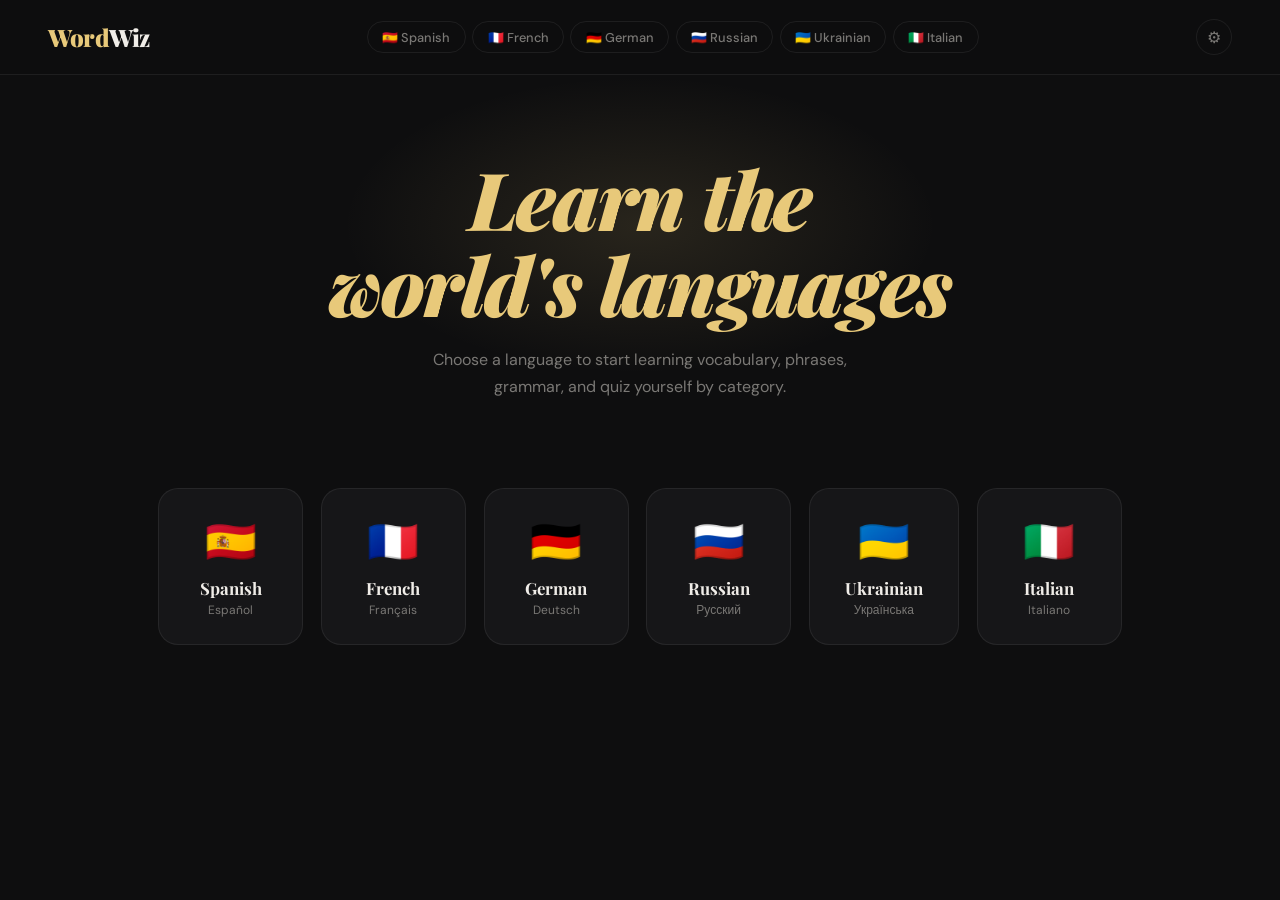
<file: index.html>
<!DOCTYPE html>
<html lang="en">

<head>
  <meta charset="UTF-8">
  <meta name="viewport" content="width=device-width, initial-scale=1.0">
  <title>WordWiz — Learn Languages</title>
  <link
    href="https://fonts.googleapis.com/css2?family=Playfair+Display:ital,wght@0,400;0,700;0,900;1,400;1,700&family=DM+Sans:wght@300;400;500;600&display=swap"
    rel="stylesheet">
  <link rel="stylesheet" href="main/stylesheet.css">
  <link rel="icon" href="main/images/brain-bulb.png">
</head>

<body>
  <style src="stylesheet.css"></style>
  <nav>
    <div class="logo"><span id="logoWord">Word</span><span id="logoWiz">Wiz</span></div>
    <div class="nav-langs" id="navLangs"></div>
    <button class="settings-btn" id="settingsBtn" title="Settings">⚙</button>
  </nav>

  <main>
    <section class="hero">
      <h1><em>Learn the<br>world's languages</em></h1>
      <p>Choose a language to start learning vocabulary, phrases, grammar, and quiz yourself by category.</p>
    </section>

    <div class="lang-picker" id="langPicker"></div>

    <div id="lesson-area">
      <div class="tabs">
        <button class="tab active" data-tab="vocab">Vocabulary</button>
        <button class="tab" data-tab="phrases">Phrases</button>
        <button class="tab" data-tab="grammar">Grammar</button>
        <button class="tab" data-tab="path">Learning Path</button>
        <button class="tab" data-tab="quiz">Quiz</button>
      </div>

      <div class="tab-panel active" id="tab-vocab">
        <div class="section-title" id="vocabTitle"></div>
        <div class="cat-filter" id="vocabCatFilter"></div>
        <div class="vocab-count" id="vocabCount"></div>
        <div class="vocab-grid" id="vocabGrid"></div>
        <p class="vocab-hint">💡 Click any card to reveal the English translation</p>
      </div>

      <div class="tab-panel" id="tab-phrases">
        <div class="section-title" id="phrasesTitle"></div>
        <div class="cat-filter" id="phrasesCatFilter"></div>
        <div class="phrases-list" id="phrasesList"></div>
      </div>

      <div class="tab-panel" id="tab-grammar">
        <div class="section-title" id="grammarTitle"></div>
        <div class="grammar-section" id="grammarSection"></div>
      </div>

      <div class="tab-panel" id="tab-path">
        <div class="section-title" id="pathTitle"></div>
        <div id="pathContent"></div>
      </div>

      <div class="tab-panel" id="tab-quiz">
        <div class="section-title" id="quizTitle"></div>
        <div class="quiz-setup" id="quizSetup">
          <div class="quiz-setup-label">Choose categories to quiz</div>
          <div class="quiz-cat-grid" id="quizCatGrid"></div>
          <div class="quiz-meta" id="quizMeta"></div>
          <button class="btn-start-quiz" id="btnStartQuiz" onclick="startQuiz()">Start Quiz →</button>
        </div>
        <div class="quiz-active" id="quizActive">
          <div class="quiz-wrap">
            <div class="quiz-header">
              <span class="quiz-progress-text" id="quizProgressText"></span>
              <span class="quiz-progress-text" id="quizScoreLive">Score: 0</span>
            </div>
            <div class="quiz-progress-bar">
              <div class="quiz-progress-fill" id="quizProgressFill" style="width:0%"></div>
            </div>
            <div class="quiz-question">
              <div class="quiz-prompt">Translate this word</div>
              <div class="quiz-category-badge" id="quizCatBadge"></div>
              <div class="quiz-word" id="quizWord"></div>
            </div>
            <div class="quiz-options" id="quizOptions"></div>
            <div class="quiz-feedback" id="quizFeedback"></div>
            <button class="btn-next" id="btnNext">Next →</button>
          </div>
        </div>
        <div class="quiz-result" id="quizResult">
          <div class="result-emoji" id="resultEmoji"></div>
          <div class="result-score" id="resultScore"></div>
          <div class="result-label" id="resultLabel"></div>
          <button class="btn-retry" onclick="backToSetup()">← Change Categories</button>
        </div>
      </div>
    </div>
  </main>

  <!-- Settings Panel -->
  <div class="settings-overlay" id="settingsOverlay">
    <div class="settings-panel" id="settingsPanel">
      <div class="settings-header">
        <div class="settings-title">⚙ Settings</div>
        <button class="settings-close" onclick="closeSettings()">✕</button>
      </div>

      <div class="settings-section">
        <div class="settings-section-label">Font Size</div>
        <div class="settings-slider-row">
          <span>A</span>
          <input type="range" class="settings-slider" id="fontSizeSlider" min="1" max="1.5" step="0.05" value="1">
          <span style="font-size:1.2rem">A</span>
        </div>
      </div>

      <div class="settings-section">
        <div class="settings-section-label">Body Font</div>
        <div class="settings-chips" id="fontChips">
          <button class="settings-chip active" data-font="'DM Sans', sans-serif">DM Sans</button>
          <button class="settings-chip" data-font="'Inter', sans-serif">Inter</button>
          <button class="settings-chip" data-font="'Georgia', serif">Georgia</button>
          <button class="settings-chip" data-font="'Courier New', monospace">Mono</button>
          <button class="settings-chip" data-font="Jetbrains Mono, monospace">Jetbrains Mono</button>
          <button class="settings-chip" data-font="system-ui, sans-serif">System</button>
        </div>
      </div>

      <div class="settings-section">
        <div class="settings-section-label"> <em>Highlight Color</em> </div>
        <div class="settings-swatches" id="highlightSwatches">
          <div class="settings-swatch active" data-target="highlight" style="background:#f07d6a" data-color="#f07d6a">
          </div>
          <div class="settings-swatch" data-target="highlight" style="background:#c72626" data-color="#c72626"></div>
          <div class="settings-swatch" data-target="highlight" style="background:#d97415" data-color="#d97415"></div>
          <div class="settings-swatch" data-target="highlight" style="background:#e8c97a" data-color="#e8c97a"></div>
          <div class="settings-swatch" data-target="highlight" style="background:#6fcf97" data-color="#6fcf97"></div>
          <div class="settings-swatch" data-target="highlight" style="background:#1dd269" data-color="#1dd269"></div>
          <div class="settings-swatch" data-target="highlight" style="background:#7ec8e3" data-color="#7ec8e3"></div>
          <div class="settings-swatch" data-target="highlight" style="background:#1993c0" data-color="#1993c0"></div>
          <div class="settings-swatch" data-target="highlight" style="background:#341da4" data-color="#341da4"></div>
          <div class="settings-swatch" data-target="highlight" style="background:#9b8ede" data-color="#9b8ede"></div>
          <div class="settings-swatch" data-target="highlight" style="background:#e3e3e3" data-color="#e3e3e3"></div>
          <div class="settings-swatch" data-target="highlight" style="background:#6b6b6b" data-color="#6b6b6b"></div>
        </div>
        <div class="settings-color-row">
          <label>Custom Color</label>
          <input type="color" class="settings-color-input" id="highlightColorPicker" value="#e8c97a">
        </div>
      </div>

      <div class="settings-section">
        <div class="settings-section-label"> <em>Accent Color</em> </div>
        <div class="settings-swatches" id="accentSwatches">
          <div class="settings-swatch active" data-target="accent" style="background:#f07d6a" data-color="#f07d6a">
          </div>
          <div class="settings-swatch" data-target="accent" style="background:#c72626" data-color="#c72626"></div>
          <div class="settings-swatch" data-target="accent" style="background:#d97415" data-color="#d97415"></div>
          <div class="settings-swatch" data-target="accent" style="background:#e8c97a" data-color="#e8c97a"></div>
          <div class="settings-swatch" data-target="accent" style="background:#6fcf97" data-color="#6fcf97"></div>
          <div class="settings-swatch" data-target="accent" style="background:#1dd269" data-color="#1dd269"></div>
          <div class="settings-swatch" data-target="accent" style="background:#7ec8e3" data-color="#7ec8e3"></div>
          <div class="settings-swatch" data-target="accent" style="background:#1993c0" data-color="#1993c0"></div>
          <div class="settings-swatch" data-target="accent" style="background:#341da4" data-color="#341da4"></div>
          <div class="settings-swatch" data-target="accent" style="background:#9b8ede" data-color="#9b8ede"></div>
          <div class="settings-swatch" data-target="accent" style="background:#e3e3e3" data-color="#e3e3e3"></div>
          <div class="settings-swatch" data-target="accent" style="background:#6b6b6b" data-color="#6b6b6b"></div>
        </div>
        <div class="settings-color-row">
          <label>Custom Color</label>
          <input type="color" class="settings-color-input" id="accentColorPicker" value="#e8c97a">
        </div>

        
        <p class="foot">Credit to FreePik for the favicon.</p>
      </div>

      <button class="settings-reset" onclick="resetSettings()">↺ Reset to defaults</button>
    </div>
  </div>

  <!-- Unit Quiz Overlay -->
  <div class="unit-quiz-overlay" id="unitQuizOverlay">
    <div class="unit-quiz-panel">
      <button class="uq-close" onclick="closeUnitQuiz()">✕</button>
      <div class="uq-header">
        <div class="uq-icon" id="uqIcon"></div>
        <div class="uq-title" id="uqTitle"></div>
        <div class="uq-subtitle" id="uqSubtitle"></div>
      </div>
      <div class="uq-progress-bar">
        <div class="uq-progress-fill" id="uqProgressFill" style="width:0%"></div>
      </div>

      <div id="uqQuestionArea">
        <div class="uq-q-label" id="uqQLabel"></div>
        <div class="uq-word" id="uqWord"></div>
        <div class="uq-options" id="uqOptions"></div>
        <div class="uq-feedback" id="uqFeedback"></div>
        <button class="uq-next" id="uqNext">Next →</button>
      </div>

      <div class="uq-result" id="uqResult">
        <div class="uq-result-emoji" id="uqResultEmoji"></div>
        <div class="uq-result-score" id="uqResultScore"></div>
        <div class="uq-result-msg" id="uqResultMsg"></div>
        <div class="uq-result-actions">
          <button class="uq-btn-pass" id="uqBtnPass" style="display:none">✓ Mark Complete</button>
          <button class="uq-btn-retry" onclick="retryUnitQuiz()">↩ Try Again</button>
        </div>
      </div>
    </div>
  </div>
  <div class="path-modal-overlay" id="pathModalOverlay">
    <div class="path-modal" id="pathModal">
      <button class="path-modal-close" onclick="closePathModal()">✕</button>
      <div class="path-modal-icon" id="pmIcon"></div>
      <div class="path-modal-title" id="pmTitle"></div>
      <div class="path-modal-section" id="pmSection"></div>
      <div class="path-modal-desc" id="pmDesc"></div>
      <div class="path-modal-skills" id="pmSkills"></div>
      <button class="path-modal-cta" id="pmCta"></button>
    </div>
  </div>
  <script src="main/app.js"></script>
  <!-- Languages Section #1, Has Learning Paths-->
  <script src="main/languages/spanish.js"></script>
  <script src="main/languages/french.js"></script>
  <script src="main/languages/german.js"></script>
  <!-- Languages Section #2 -->
  <script src="main/languages/russian.js"></script>
  <script src="main/languages/ukrainian.js"></script>
  <script src="main/languages/italian.js"></script>

  <script>
    document.addEventListener("DOMContentLoaded", () => {
      init();
    });
  </script>
</body>

</html>
</file>
<file: main/stylesheet.css>
:root {
    --bg: #0e0e0f;
    --surface: #161618;
    --surface2: #1e1e21;
    --border: rgba(255, 255, 255, 0.07);
    --text: #f0ede8;
    --muted: #7a7875;
    --accent: #e8c97a;
    --accent2: #c4a44e;
    /* themeable colors */
    --logo-color: #e8c97a;
    --hero-em-color: #e8c97a;
    --hero-glow: rgba(232, 201, 122, 0.10);
    /* font scale */
    --font-scale: 1;
    /* body font */
    --body-font: 'DM Sans', sans-serif;
}

* {
    margin: 0;
    padding: 0;
    box-sizing: border-box;
}

body {
    background: var(--bg);
    color: var(--text);
    font-family: var(--body-font);
    font-size: calc(1rem * var(--font-scale));
    min-height: 100vh;
    overflow-x: hidden;
}

.foot{
    text-align:center;
    color: var(--text);
}
/* ═══════════════════════════════════════════
       SETTINGS PANEL
    ═══════════════════════════════════════════ */
.settings-btn {
    background: transparent;
    border: 1px solid var(--border);
    color: var(--muted);
    width: 36px;
    height: 36px;
    border-radius: 50%;
    cursor: pointer;
    font-size: 1rem;
    display: flex;
    align-items: center;
    justify-content: center;
    flex-shrink: 0;
    transition: all 0.2s;
}

.settings-btn:hover {
    border-color: var(--accent);
    color: var(--accent);
}

.settings-overlay {
    display: none;
    position: fixed;
    inset: 0;
    background: rgba(0, 0, 0, 0.6);
    backdrop-filter: blur(8px);
    z-index: 600;
    align-items: flex-start;
    justify-content: flex-end;
    padding: 4.5rem 1.5rem 0;
}

.settings-overlay.open {
    display: flex;
}

.settings-panel {
    background: var(--surface);
    border: 1px solid rgba(255, 255, 255, 0.1);
    border-radius: 20px;
    width: 640px;
    max-height: calc(100vh - 6rem);
    overflow-y: auto;
    padding: 1.6rem;
    animation: fadeUp 0.22s ease both;
}

.settings-header {
    display: flex;
    align-items: center;
    justify-content: space-between;
    margin-bottom: 1.6rem;
}

.settings-title {
    font-family: 'Playfair Display', serif;
    font-size: 1.15rem;
    font-weight: 700;
}

.settings-close {
    background: var(--surface2);
    border: 1px solid var(--border);
    color: var(--muted);
    width: 28px;
    height: 28px;
    border-radius: 50%;
    cursor: pointer;
    font-size: 0.85rem;
    display: flex;
    align-items: center;
    justify-content: center;
    transition: all 0.18s;
}

.settings-close:hover {
    color: var(--text);
}

.settings-section {
    margin-bottom: 1.5rem;
}

.settings-section-label {
    font-size: 0.68rem;
    font-weight: 700;
    letter-spacing: 0.14em;
    text-transform: uppercase;
    color: var(--muted);
    margin-bottom: 0.8rem;
}

/* font size slider */
.settings-slider-row {
    display: flex;
    align-items: center;
    gap: 0.8rem;
}

.settings-slider-row span {
    font-size: 0.78rem;
    color: var(--muted);
    min-width: 28px;
}

.settings-slider {
    flex: 1;
    -webkit-appearance: none;
    appearance: none;
    height: 4px;
    background: var(--surface2);
    border-radius: 2px;
    outline: none;
    cursor: pointer;
}

.settings-slider::-webkit-slider-thumb {
    -webkit-appearance: none;
    width: 16px;
    height: 16px;
    border-radius: 50%;
    background: var(--accent);
    cursor: pointer;
    border: 2px solid var(--bg);
}

/* font style chips */
.settings-chips {
    display: flex;
    flex-wrap: wrap;
    gap: 0.4rem;
}

.settings-chip {
    background: var(--surface2);
    border: 1px solid var(--border);
    color: var(--muted);
    font-family: var(--body-font);
    font-size: 0.78rem;
    padding: 0.35rem 0.8rem;
    border-radius: 100px;
    cursor: pointer;
    transition: all 0.18s;
}

.settings-chip:hover {
    color: var(--text);
    border-color: rgba(255, 255, 255, 0.2);
}

.settings-chip.active {
    border-color: var(--accent);
    color: var(--accent);
    background: rgba(232, 201, 122, 0.08);
}

/* color swatches */
.settings-swatches {
    display: flex;
    flex-wrap: wrap;
    gap: 0.5rem;
}

.settings-swatch {
    width: 28px;
    height: 28px;
    border-radius: 50%;
    cursor: pointer;
    border: 2px solid transparent;
    transition: transform 0.15s, border-color 0.15s;
    flex-shrink: 0;
}

.settings-swatch:hover {
    transform: scale(1.15);
}

.settings-swatch.active {
    border-color: white;
}

/* color input row */
.settings-color-row {
    display: flex;
    align-items: center;
    gap: 0.6rem;
    margin-top: 0.5rem;
}

.settings-color-row label {
    font-size: 0.78rem;
    color: var(--muted);
    flex: 1;
}

.settings-color-input {
    width: 32px;
    height: 32px;
    border-radius: 8px;
    border: 1px solid var(--border);
    padding: 0;
    cursor: pointer;
    background: none;
}

.settings-reset {
    width: 100%;
    background: transparent;
    border: 1px solid var(--border);
    color: var(--muted);
    font-family: var(--body-font);
    font-size: 0.82rem;
    font-weight: 600;
    padding: 0.6rem;
    border-radius: 10px;
    cursor: pointer;
    transition: all 0.18s;
    margin-top: 0.5rem;
}

.settings-reset:hover {
    border-color: rgba(255, 255, 255, 0.2);
    color: var(--text);
}

/* ═══════════════════════════════════════════
       UNIT QUIZ (path node quiz)
    ═══════════════════════════════════════════ */
.unit-quiz-overlay {
    display: none;
    position: fixed;
    inset: 0;
    background: rgba(0, 0, 0, 0.75);
    backdrop-filter: blur(8px);
    z-index: 550;
    align-items: center;
    justify-content: center;
    padding: 1.5rem;
}

.unit-quiz-overlay.open {
    display: flex;
}

.unit-quiz-panel {
    background: var(--surface);
    border: 1px solid rgba(232, 201, 122, 0.2);
    border-radius: 24px;
    width: 100%;
    max-width: 500px;
    max-height: 90vh;
    overflow-y: auto;
    padding: 2rem;
    position: relative;
    animation: fadeUp 0.25s ease both;
}

.uq-close {
    position: absolute;
    top: 1rem;
    right: 1rem;
    background: var(--surface2);
    border: 1px solid var(--border);
    color: var(--muted);
    width: 32px;
    height: 32px;
    border-radius: 50%;
    cursor: pointer;
    font-size: calc(1rem * var(--font-scale));
    display: flex;
    align-items: center;
    justify-content: center;
    transition: all 0.18s;
}

.uq-close:hover {
    color: var(--text);
}

.uq-header {
    text-align: center;
    margin-bottom: 1.6rem;
}

.uq-icon {
    font-size: calc(2.2rem * var(--font-scale));
    margin-bottom: 0.4rem;
}

.uq-title {
    font-family: 'Playfair Display', serif;
    font-size: calc(1.3rem * var(--font-scale));
    font-weight: 700;
    margin-bottom: 0.2rem;
}

.uq-subtitle {
    font-size: calc(0.8rem * var(--font-scale));
    color: var(--muted);
}

.uq-progress-bar {
    height: 5px;
    background: var(--surface2);
    border-radius: 3px;
    margin-bottom: 1.6rem;
    overflow: hidden;
}

.uq-progress-fill {
    height: 100%;
    background: linear-gradient(90deg, var(--accent2), var(--accent));
    border-radius: 3px;
    transition: width 0.3s ease;
}

.uq-q-label {
    font-size: calc(0.72rem * var(--font-scale));
    font-weight: 600;
    letter-spacing: 0.1em;
    text-transform: uppercase;
    color: var(--muted);
    margin-bottom: 0.5rem;
}

.uq-word {
    font-family: 'Playfair Display', serif;
    font-size: calc(2rem * var(--font-scale));
    font-weight: 700;
    margin-bottom: 1.2rem;
    text-align: center;
}

.uq-options {
    display: grid;
    grid-template-columns: 1fr 1fr;
    gap: 0.65rem;
    margin-bottom: 1rem;
}

.uq-opt {
    background: var(--surface2);
    border: 1px solid var(--border);
    color: var(--text);
    font-family: var(--body-font);
    font-size: calc(0.88rem * var(--font-scale));
    font-weight: 500;
    padding: 0.85rem 1rem;
    border-radius: 12px;
    cursor: pointer;
    transition: all 0.15s;
    text-align: left;
}

.uq-opt:hover:not(:disabled) {
    border-color: rgba(232, 201, 122, 0.4);
    background: var(--surface);
}

.uq-opt.correct {
    border-color: #6fcf97;
    background: rgba(111, 207, 151, 0.12);
    color: #6fcf97;
}

.uq-opt.wrong {
    border-color: #eb5757;
    background: rgba(235, 87, 87, 0.12);
    color: #eb5757;
}

.uq-opt:disabled {
    cursor: default;
}

.uq-feedback {
    text-align: center;
    min-height: 1.3rem;
    font-size: calc(0.85rem * var(--font-scale));
    color: var(--muted);
    margin-bottom: 0.6rem;
}

.uq-feedback.good {
    color: #6fcf97;
}

.uq-feedback.bad {
    color: #eb5757;
}

.uq-next {
    display: none;
    width: 100%;
    background: var(--accent);
    color: var(--bg);
    border: none;
    border-radius: 12px;
    font-family: var(--body-font);
    font-size: calc(0.95rem * var(--font-scale));
    font-weight: 700;
    padding: 0.9rem;
    cursor: pointer;
    transition: background 0.2s;
}

.uq-next:hover {
    background: var(--accent2);
}

/* result screen */
.uq-result {
    display: none;
    text-align: center;
    padding: 1rem 0;
}

.uq-result.visible {
    display: block;
}

.uq-result-emoji {
    font-size: calc(3rem * var(--font-scale));
    margin-bottom: 0.8rem;
}

.uq-result-score {
    font-family: 'Playfair Display', serif;
    font-size: calc(2.2.rem * var(--font-scale));
    font-weight: 900;
    color: var(--accent);
    margin-bottom: 0.3rem;
}

.uq-result-msg {
    color: var(--muted);
    font-size: calc(0.9rem * var(--font-scale));
    margin-bottom: 1.6rem;
}

.uq-result-actions {
    display: flex;
    gap: 0.7rem;
    justify-content: center;
    flex-wrap: wrap;
}

.uq-btn-pass {
    background: var(--accent);
    color: var(--bg);
    border: none;
    border-radius: 12px;
    font-family: var(--body-font);
    font-size: calc(0.9rem * var(--font-scale));
    font-weight: 700;
    padding: 0.8rem 1.6rem;
    cursor: pointer;
    transition: background 0.2s;
}

.uq-btn-pass:hover {
    background: var(--accent2);
}

.uq-btn-retry {
    background: transparent;
    border: 1px solid var(--accent);
    color: var(--accent);
    border-radius: 12px;
    font-family: var(--body-font);
    font-size: calc(0.9rem * var(--font-scale));
    font-weight: 600;
    padding: 0.8rem 1.6rem;
    cursor: pointer;
    transition: all 0.2s;
}

.uq-btn-retry:hover {
    background: rgba(232, 201, 122, 0.08);
}

@media (max-width: 480px) {
    .uq-options {
        grid-template-columns: 1fr;
    }
}

nav {
    display: flex;
    align-items: center;
    justify-content: space-between;
    padding: 1.2rem 3rem;
    border-bottom: 1px solid var(--border);
    position: sticky;
    top: 0;
    z-index: 100;
    background: rgba(14, 14, 15, 0.94);
    backdrop-filter: blur(16px);
    gap: 1rem;
}

.logo {
    font-family: 'Playfair Display', serif;
    font-size: calc(1.5rem * var(--font-scale));
    font-weight: 900;
    letter-spacing: -0.02em;
    flex-shrink: 0;
}

#logoWord {
    color: var(--logo-color);
}

#logoWiz {
    color: var(--text);
}

.nav-langs {
    display: flex;
    gap: 0.4rem;
    flex-wrap: wrap;
}

.nav-lang-btn {
    background: transparent;
    border: 1px solid var(--border);
    color: var(--muted);
    font-family: 'DM Sans', sans-serif;
    font-size: calc(0.8rem * var(--font-scale));
    font-weight: 500;
    padding: 0.4rem 0.9rem;
    border-radius: 100px;
    cursor: pointer;
    transition: all 0.2s;
}

.nav-lang-btn:hover,
.nav-lang-btn.active {
    border-color: var(--accent);
    color: var(--accent);
    background: rgba(232, 201, 122, 0.08);
}

.hero {
    text-align: center;
    padding: 5rem 2rem 3rem;
    position: relative;
}

.hero::before {
    content: '';
    position: absolute;
    top: 0;
    left: 50%;
    transform: translateX(-50%);
    width: 600px;
    height: 300px;
    background: radial-gradient(ellipse, var(--hero-glow) 0%, transparent 70%);
    pointer-events: none;
}

.hero-eyebrow {
    font-size: calc(0.75rem * var(--font-scale));
    font-weight: 600;
    letter-spacing: 0.18em;
    text-transform: uppercase;
    color: var(--accent);
    margin-bottom: 1.2rem;
}

.hero h1 {
    font-family: 'Playfair Display', serif;
    font-size: clamp(2.6rem, 6vw, 4.8rem);
    font-weight: 900;
    line-height: 1.07;
    letter-spacing: -0.03em;
    margin-bottom: 1.2rem;
}

.hero h1 em {
    font-style: italic;
    font-size: calc(5.0rem * var(--font-scale));
    color: var(--hero-em-color);
}

.hero p {
    font-size: calc(1rem * var(--font-scale));
    color: var(--muted);
    max-width: 460px;
    margin: 0 auto 2.5rem;
    line-height: 1.7;
}

.lang-picker {
    display: flex;
    justify-content: center;
    gap: 1.1rem;
    flex-wrap: wrap;
    margin-bottom: 3.5rem;
}

.lang-card {
    background: var(--surface);
    border: 1px solid var(--border);
    border-radius: 20px;
    padding: 1.6rem 2.2rem;
    cursor: pointer;
    transition: all 0.25s;
    text-align: center;
    min-width: 145px;
    position: relative;
    overflow: hidden;
}

.lang-card::before {
    content: '';
    position: absolute;
    inset: 0;
    background: linear-gradient(135deg, rgba(232, 201, 122, 0.08), transparent);
    opacity: 0;
    transition: opacity 0.25s;
}

.lang-card:hover {
    border-color: var(--accent);
    transform: translateY(-3px);
}

.lang-card:hover::before {
    opacity: 1;
}

.lang-card.selected {
    border-color: var(--accent);
    background: #0e0e0e;
}

.lang-card.selected::before {
    opacity: 1;
}

.lang-flag {
    font-size: calc(2.6rem * var(--font-scale));
    margin-bottom: 0.5rem;
    display: block;
}

.lang-name {
    font-family: 'Playfair Display', serif;
    font-size: calc(1.05rem * var(--font-scale));
    font-weight: 700;
}

.lang-native {
    font-size: calc(0.75rem * var(--font-scale));
    color: var(--muted);
    margin-top: 0.2rem;
}

#lesson-area {
    max-width: 960px;
    margin: 0 auto;
    padding: 0 2rem 6rem;
    display: none;
}

#lesson-area.visible {
    display: block;
}

.section-title {
    font-family: 'Playfair Display', serif;
    font-size: calc(1.7rem * var(--font-scale));
    font-weight: 700;
    margin-bottom: 1.4rem;
}

.section-title span {
    color: var(--accent);
}

.tabs {
    display: flex;
    gap: 0.3rem;
    border-bottom: 1px solid var(--border);
    margin-bottom: 2.5rem;
    overflow-x: auto;
}

.tab {
    background: transparent;
    border: none;
    color: var(--muted);
    font-family: 'DM Sans', sans-serif;
    font-size: calc(0.88rem * var(--font-scale));
    font-weight: 500;
    padding: 0.75rem 1.3rem;
    cursor: pointer;
    border-bottom: 2px solid transparent;
    margin-bottom: -1px;
    transition: all 0.2s;
    white-space: nowrap;
}

.tab:hover {
    color: var(--text);
}

.tab.active {
    color: var(--accent);
    border-bottom-color: var(--accent);
}

.cat-filter {
    display: flex;
    gap: 0.5rem;
    flex-wrap: wrap;
    margin-bottom: 1.8rem;
}

.cat-btn {
    background: var(--surface);
    border: 1px solid var(--border);
    color: var(--muted);
    font-family: 'DM Sans', sans-serif;
    font-size: calc(0.78rem * var(--font-scale));
    font-weight: 600;
    letter-spacing: 0.05em;
    padding: 0.38rem 0.9rem;
    border-radius: 100px;
    cursor: pointer;
    transition: all 0.18s;
}

.cat-btn:hover {
    color: var(--text);
    border-color: rgba(255, 255, 255, 0.18);
}

.cat-btn.active {
    border-color: var(--accent);
    color: var(--accent);
    background: rgba(232, 201, 122, 0.08);
}

.vocab-count {
    font-size: calc(0.8rem * var(--font-scale));
    color: var(--muted);
    margin-bottom: 1rem;
}

.vocab-count strong {
    color: var(--accent);
}

.vocab-grid {
    display: grid;
    grid-template-columns: repeat(auto-fill, minmax(185px, 1fr));
    gap: 0.85rem;
}

.vocab-card {
    background: var(--surface);
    border: 1px solid var(--border);
    border-radius: 14px;
    padding: 1.2rem 1.3rem;
    cursor: pointer;
    transition: all 0.2s;
    position: relative;
}

.vocab-card:hover {
    border-color: rgba(232, 201, 122, 0.25);
    transform: translateY(-2px);
}

.vocab-card.revealed {
    border-color: rgba(232, 201, 122, 0.2);
    background: rgba(232, 201, 122, 0.03);
}

.vocab-card .foreign {
    font-family: 'Playfair Display', serif;
    font-size: 500px * var(--font-scale);
    font-weight: 700;
    margin-bottom: 0.25rem;
}

.vocab-card .english {
    font-size: 2.5px * var(--font-scale);
    color: var(--muted);
    display: none;
}

.vocab-card.revealed .english {
    display: block;
}

.vocab-card .category-tag {
    position: absolute;
    top: 0.7rem;
    right: 0.75rem;
    font-size: calc(0.62rem * var(--font-scale));
    font-weight: 600;
    letter-spacing: 0.08em;
    text-transform: uppercase;
    color: var(--accent2);
    opacity: 0.75;
}

.vocab-hint {
    font-size: calc(0.73rem * var(--font-scale));
    color: var(--muted);
    margin-top: 1.3rem;
    text-align: center;
}

.phrases-list {
    display: flex;
    flex-direction: column;
    gap: 0.85rem;
}

.phrase-item {
    background: var(--surface);
    border: 1px solid var(--border);
    border-radius: 13px;
    padding: 1.1rem 1.4rem;
    display: grid;
    grid-template-columns: 1fr 1fr auto;
    gap: 1rem;
    align-items: center;
}

.phrase-foreign {
    font-family: 'Playfair Display', serif;
    font-size: calc(1.05rem * var(--font-scale));
}

.phrase-english {
    font-size: calc(0.87rem * var(--font-scale));
    color: var(--muted);
}

.phrase-context {
    font-size: calc(0.7rem * var(--font-scale));
    color: var(--accent2);
    font-weight: 600;
    letter-spacing: 0.06em;
    text-transform: uppercase;
    text-align: right;
}

.grammar-section {
    display: flex;
    flex-direction: column;
    gap: 1.3rem;
}

.grammar-block {
    background: var(--surface);
    border: 1px solid var(--border);
    border-radius: 15px;
    padding: 1.6rem;
}

.grammar-block h3 {
    font-family: 'Playfair Display', serif;
    font-size: calc(1.15rem * var(--font-scale));
    margin-bottom: 0.7rem;
    color: var(--accent);
}

.grammar-block p {
    color: var(--muted);
    font-size: calc(0.92rem * var(--font-scale));
    line-height: 1.7;
    margin-bottom: 0.7rem;
}

.grammar-example {
    background: var(--surface2);
    border-radius: 9px;
    padding: 0.8rem 1.1rem;
    margin-top: 0.45rem;
    font-family: 'Playfair Display', serif;
    font-size: calc(0.97rem * var(--font-scale));
    border-left: 3px solid var(--accent);
}

.grammar-example span {
    color: var(--muted);
    font-family: 'DM Sans', sans-serif;
    font-size: calc(0.82rem * var(--font-scale));
    font-style: normal;
    margin-left: 0.7rem;
}

/* QUIZ */
.quiz-setup {
    background: var(--surface);
    border: 1px solid var(--border);
    border-radius: 18px;
    padding: 2rem;
    margin-bottom: 1.8rem;
}

.quiz-setup-label {
    font-size: calc(0.75rem * var(--font-scale));
    font-weight: 600;
    letter-spacing: 0.12em;
    text-transform: uppercase;
    color: var(--muted);
    margin-bottom: 0.9rem;
}

.quiz-cat-grid {
    display: flex;
    flex-wrap: wrap;
    gap: 0.5rem;
    margin-bottom: 1.2rem;
}

.quiz-cat-btn {
    background: var(--surface2);
    border: 1px solid var(--border);
    color: var(--muted);
    font-family: 'DM Sans', sans-serif;
    font-size: calc(0.8rem * var(--font-scale));
    font-weight: 600;
    padding: 0.42rem 1rem;
    border-radius: 100px;
    cursor: pointer;
    transition: all 0.18s;
}

.quiz-cat-btn:hover {
    color: var(--text);
    border-color: rgba(255, 255, 255, 0.2);
}

.quiz-cat-btn.selected {
    border-color: var(--accent);
    color: var(--accent);
    background: rgba(232, 201, 122, 0.08);
}

.quiz-meta {
    font-size: calc(0.82rem * var(--font-scale));
    color: var(--muted);
    margin-bottom: 1.2rem;
}

.quiz-meta strong {
    color: var(--accent);
}

.btn-start-quiz {
    background: var(--accent);
    color: var(--bg);
    border: none;
    border-radius: 11px;
    font-family: 'DM Sans', sans-serif;
    font-size: calc(0.95rem * var(--font-scale));
    font-weight: 700;
    padding: 0.85rem 2rem;
    cursor: pointer;
    transition: background 0.2s;
}

.btn-start-quiz:hover:not(:disabled) {
    background: var(--accent2);
}

.btn-start-quiz:disabled {
    opacity: 0.4;
    cursor: not-allowed;
}

.quiz-active {
    display: none;
}

.quiz-active.running {
    display: block;
}

.quiz-wrap {
    max-width: 540px;
    margin: 0 auto;
}

.quiz-header {
    display: flex;
    justify-content: space-between;
    align-items: center;
    margin-bottom: 1rem;
}

.quiz-progress-text {
    font-size: calc(0.82rem * var(--font-scale));
    color: var(--muted);
}

.quiz-progress-bar {
    height: 4px;
    background: var(--surface2);
    border-radius: 2px;
    margin-bottom: 1.5rem;
    overflow: hidden;
}

.quiz-progress-fill {
    height: 100%;
    background: var(--accent);
    border-radius: 2px;
    transition: width 0.3s ease;
}

.quiz-question {
    background: var(--surface);
    border: 1px solid var(--border);
    border-radius: 20px;
    padding: 2.2rem;
    text-align: center;
    margin-bottom: 1.3rem;
}

.quiz-prompt {
    font-size: calc(0.75rem * var(--font-scale));
    color: var(--muted);
    margin-bottom: 0.7rem;
    letter-spacing: 0.1em;
    text-transform: uppercase;
}

.quiz-category-badge {
    display: inline-block;
    font-size: calc(0.68rem * var(--font-scale));
    font-weight: 600;
    letter-spacing: 0.08em;
    text-transform: uppercase;
    color: var(--accent2);
    background: rgba(232, 201, 122, 0.08);
    padding: 0.2rem 0.7rem;
    border-radius: 100px;
    margin-bottom: 0.9rem;
}

.quiz-word {
    font-family: 'Playfair Display', serif;
    font-size: calc(2.3rem * var(--font-scale));
    font-weight: 700;
}

.quiz-options {
    display: grid;
    grid-template-columns: 1fr 1fr;
    gap: 0.7rem;
}

.quiz-opt {
    background: var(--surface);
    border: 1px solid var(--border);
    color: var(--text);
    font-family: 'DM Sans', sans-serif;
    font-size: calc(0.9rem * var(--font-scale));
    font-weight: 500;
    padding: 0.9rem 1.2rem;
    border-radius: 11px;
    cursor: pointer;
    transition: all 0.18s;
    text-align: left;
}

.quiz-opt:hover:not(:disabled) {
    border-color: rgba(232, 201, 122, 0.35);
    background: var(--surface2);
}

.quiz-opt.correct {
    border-color: #6fcf97;
    background: rgba(111, 207, 151, 0.1);
    color: #6fcf97;
}

.quiz-opt.wrong {
    border-color: #eb5757;
    background: rgba(235, 87, 87, 0.1);
    color: #eb5757;
}

.quiz-opt:disabled {
    cursor: default;
}

.quiz-feedback {
    text-align: center;
    margin-top: 1rem;
    font-size: calc(0.88rem * var(--font-scale));
    min-height: 1.4rem;
    color: var(--muted);
}

.quiz-feedback.good {
    color: #6fcf97;
}

.quiz-feedback.bad {
    color: #eb5757;
}

.btn-next {
    display: none;
    width: 100%;
    margin-top: 0.9rem;
    background: var(--accent);
    color: var(--bg);
    border: none;
    border-radius: 11px;
    font-family: 'DM Sans', sans-serif;
    font-size: calc(0.95rem * var(--font-scale));
    font-weight: 700;
    padding: 0.9rem;
    cursor: pointer;
    transition: background 0.2s;
}

.btn-next:hover {
    background: var(--accent2);
}

.quiz-result {
    display: none;
    text-align: center;
    background: var(--surface);
    border: 1px solid var(--border);
    border-radius: 20px;
    padding: 3rem 2rem;
}

.quiz-result.visible {
    display: block;
}

.result-emoji {
    font-size: calc(3rem * var(--font-scale));
    margin-bottom: 1rem;
}

.result-score {
    font-family: 'Playfair Display', serif;
    font-size: calc(2.5rem * var(--font-scale));
    font-weight: 900;
    color: var(--accent);
    margin-bottom: 0.4rem;
}

.result-label {
    color: var(--muted);
    font-size: calc(0.95rem * var(--font-scale));
    margin-bottom: 1.8rem;
}

.btn-retry {
    background: transparent;
    border: 1px solid var(--accent);
    color: var(--accent);
    font-family: 'DM Sans', sans-serif;
    font-size: calc(0.9rem * var(--font-scale));
    font-weight: 600;
    padding: 0.75rem 2rem;
    border-radius: 11px;
    cursor: pointer;
    transition: all 0.2s;
}

.btn-retry:hover {
    background: rgba(232, 201, 122, 0.08);
}

.tab-panel {
    display: none;
}

.tab-panel.active {
    display: block;
}

@keyframes fadeUp {
    from {
        opacity: 0;
        transform: translateY(16px);
    }

    to {
        opacity: 1;
        transform: translateY(0);
    }
}

.animate-in {
    animation: fadeUp 0.38s ease both;
}

@media (max-width: 620px) {
    nav {
        padding: 1rem 1.2rem;
    }

    .hero {
        padding: 3.5rem 1.2rem 2rem;
    }

    .phrase-item {
        grid-template-columns: 1fr;
    }

    .quiz-options {
        grid-template-columns: 1fr;
    }
}

/* ═══════════════════════════════════════════════
       LEARNING PATH — Duolingo-style skill tree
    ═══════════════════════════════════════════════ */

.path-header {
    display: flex;
    align-items: center;
    justify-content: space-between;
    flex-wrap: wrap;
    gap: 1rem;
    margin-bottom: 2rem;
}

.path-legend {
    display: flex;
    gap: 1.2rem;
    align-items: center;
    flex-wrap: wrap;
}

.path-legend-item {
    display: flex;
    align-items: center;
    gap: 0.4rem;
    font-size: calc(0.75rem * var(--font-scale));
    color: var(--muted);
}

.legend-dot {
    width: 10px;
    height: 10px;
    border-radius: 50%;
    flex-shrink: 0;
}

.legend-dot.done {
    background: var(--accent);
}

.legend-dot.active {
    background: #7ec8e3;
}

.legend-dot.locked {
    background: var(--surface2);
    border: 1px solid var(--border);
}

/* The spine track */
.path-track {
    position: relative;
    display: flex;
    flex-direction: column;
    align-items: center;
    gap: 0;
    padding-bottom: 3rem;
}

/* Section divider banners */
.path-section-banner {
    width: 100%;
    max-width: 480px;
    background: var(--surface2);
    border: 1px solid var(--border);
    border-radius: 14px;
    padding: 0.9rem 1.5rem;
    margin: 2rem 0 1.2rem;
    display: flex;
    align-items: center;
    gap: 0.9rem;
}

.path-section-banner:first-of-type {
    margin-top: 0;
}

.path-section-icon {
    font-size: calc(1.5rem * var(--font-scale));
    flex-shrink: 0;
}

.path-section-info {
    flex: 1;
}

.path-section-title {
    font-family: 'Playfair Display', serif;
    font-size: calc(1rem * var(--font-scale));
    font-weight: 700;
    color: var(--text);
}

.path-section-subtitle {
    font-size: calc(0.75rem * var(--font-scale));
    color: var(--muted);
    margin-top: 0.15rem;
}

.path-section-progress {
    font-size: calc(0.72rem * var(--font-scale));
    font-weight: 600;
    color: var(--accent);
    white-space: nowrap;
}

/* Connector line between nodes */
.path-connector {
    width: 3px;
    height: 28px;
    background: var(--border);
    border-radius: 2px;
    flex-shrink: 0;
}

.path-connector.done {
    background: rgba(232, 201, 122, 0.4);
}

/* Individual skill nodes */
.path-row {
    display: flex;
    align-items: center;
    gap: 1rem;
    width: 100%;
    max-width: 480px;
    position: relative;
}

/* Zig-zag offset classes */
.path-row.offset-left {
    transform: translateX(-60px);
}

.path-row.offset-right {
    transform: translateX(60px);
}

.path-row.offset-center {
    transform: translateX(0);
}

.path-node-btn {
    position: relative;
    width: 72px;
    height: 72px;
    border-radius: 50%;
    border: none;
    cursor: pointer;
    flex-shrink: 0;
    display: flex;
    flex-direction: column;
    align-items: center;
    justify-content: center;
    transition: transform 0.2s, box-shadow 0.2s;
    font-size: calc(1.8rem * var(--font-scale));
    background: var(--surface2);
    box-shadow: 0 4px 0 rgba(0, 0, 0, 0.4);
}

.path-node-btn:hover:not(.locked) {
    transform: translateY(-3px);
    box-shadow: 0 7px 0 rgba(0, 0, 0, 0.4);
}

.path-node-btn:active:not(.locked) {
    transform: translateY(1px);
    box-shadow: 0 2px 0 rgba(0, 0, 0, 0.4);
}

/* State: done */
.path-node-btn.done {
    background: linear-gradient(145deg, #d4a843, #e8c97a);
    box-shadow: 0 4px 0 #a07828;
}

.path-node-btn.done:hover {
    box-shadow: 0 7px 0 #a07828;
}

/* State: active (current) */
.path-node-btn.active {
    background: linear-gradient(145deg, #5bb8d4, #7ec8e3);
    box-shadow: 0 4px 0 #3a8fa8;
    animation: pulse-node 2s ease-in-out infinite;
}

.path-node-btn.active:hover {
    box-shadow: 0 7px 0 #3a8fa8;
}

/* State: locked */
.path-node-btn.locked {
    opacity: 0.38;
    cursor: default;
    box-shadow: 0 4px 0 rgba(0, 0, 0, 0.2);
}

@keyframes pulse-node {

    0%,
    100% {
        box-shadow: 0 4px 0 #3a8fa8, 0 0 0 0 rgba(126, 200, 227, 0.4);
    }

    50% {
        box-shadow: 0 4px 0 #3a8fa8, 0 0 0 10px rgba(126, 200, 227, 0);
    }
}

/* Crown / star on completed */
.path-node-crown {
    position: absolute;
    top: -10px;
    font-size: calc(0.85rem * var(--font-scale));
}

/* XP badge */
.path-node-xp {
    position: absolute;
    bottom: -8px;
    background: var(--bg);
    border: 1.5px solid var(--border);
    border-radius: 100px;
    font-size: calc(0.6rem * var(--font-scale));
    font-weight: 700;
    color: var(--accent);
    padding: 0.1rem 0.45rem;
    letter-spacing: 0.04em;
}

.path-node-btn.active .path-node-xp {
    border-color: #7ec8e3;
    color: #7ec8e3;
}

.path-node-btn.locked .path-node-xp {
    color: var(--muted);
}

/* Node label beside the bubble */
.path-node-label {
    flex: 1;
}

.path-node-name {
    font-family: 'Playfair Display', serif;
    font-size: calc(0.95rem * var(--font-scale));
    font-weight: 700;
    color: var(--text);
    margin-bottom: 0.2rem;
}

.path-node-desc {
    font-size: calc(0.77rem * var(--font-scale));
    color: var(--muted);
    line-height: 1.45;
}

.path-node-tag {
    display: inline-block;
    font-size: calc(0.62rem * var(--font-scale));
    font-weight: 700;
    letter-spacing: 0.08em;
    text-transform: uppercase;
    padding: 0.15rem 0.55rem;
    border-radius: 100px;
    margin-top: 0.35rem;
}

.path-node-tag.done {
    background: rgba(232, 201, 122, 0.15);
    color: var(--accent);
}

.path-node-tag.active {
    background: rgba(126, 200, 227, 0.15);
    color: #7ec8e3;
}

.path-node-tag.locked {
    background: var(--surface2);
    color: var(--muted);
}

/* Streak / overall progress bar */
.path-overall-bar {
    width: 100%;
    max-width: 480px;
    background: var(--surface);
    border: 1px solid var(--border);
    border-radius: 14px;
    padding: 1.2rem 1.6rem;
    margin-bottom: 2.5rem;
    display: flex;
    align-items: center;
    gap: 1.4rem;
}

.path-overall-emoji {
    font-size: calc(2rem * var(--font-scale));
    flex-shrink: 0;
}

.path-overall-info {
    flex: 1;
}

.path-overall-title {
    font-size: calc(0.8rem * var(--font-scale));
    font-weight: 600;
    letter-spacing: 0.1em;
    text-transform: uppercase;
    color: var(--muted);
    margin-bottom: 0.5rem;
}

.path-overall-track {
    height: 8px;
    background: var(--surface2);
    border-radius: 4px;
    overflow: hidden;
}

.path-overall-fill {
    height: 100%;
    background: linear-gradient(90deg, var(--accent2), var(--accent));
    border-radius: 4px;
    transition: width 0.6s ease;
}

.path-overall-pct {
    font-size: calc(0.75rem * var(--font-scale));
    color: var(--accent);
    font-weight: 600;
    margin-top: 0.35rem;
}

/* No path placeholder */
.path-empty {
    text-align: center;
    padding: 4rem 2rem;
    color: var(--muted);
}

.path-empty-icon {
    font-size: calc(3rem * var(--font-scale));
    margin-bottom: 1rem;
}

.path-empty h3 {
    font-family: 'Playfair Display', serif;
    font-size: calc(1.3rem * var(--font-scale));
    color: var(--text);
    margin-bottom: 0.6rem;
}

.path-empty p {
    font-size: calc(0.88rem * var(--font-scale));
    line-height: 1.6;
    max-width: 340px;
    margin: 0 auto;
}

/* Modal overlay for node detail */
.path-modal-overlay {
    display: none;
    position: fixed;
    inset: 0;
    background: rgba(0, 0, 0, 0.65);
    backdrop-filter: blur(6px);
    z-index: 500;
    align-items: center;
    justify-content: center;
    padding: 1.5rem;
}

.path-modal-overlay.open {
    display: flex;
}

.path-modal {
    background: var(--surface);
    border: 1px solid rgba(232, 201, 122, 0.2);
    border-radius: 22px;
    padding: 2rem;
    max-width: 420px;
    width: 100%;
    position: relative;
    animation: fadeUp 0.25s ease both;
}

.path-modal-close {
    position: absolute;
    top: 1rem;
    right: 1rem;
    background: var(--surface2);
    border: 1px solid var(--border);
    color: var(--muted);
    border-radius: 50%;
    width: 32px;
    height: 32px;
    font-size: 1rem;
    cursor: pointer;
    display: flex;
    align-items: center;
    justify-content: center;
    transition: all 0.18s;
}

.path-modal-close:hover {
    color: var(--text);
    border-color: rgba(255, 255, 255, 0.2);
}

.path-modal-icon {
    font-size: calc(2.8rem * var(--font-scale));
    text-align: center;
    margin-bottom: 0.7rem;
}

.path-modal-title {
    font-family: 'Playfair Display', serif;
    font-size: calc(1.4rem * var(--font-scale));
    font-weight: 700;
    text-align: center;
    margin-bottom: 0.3rem;
}

.path-modal-section {
    font-size: calc(0.72rem * var(--font-scale));
    font-weight: 600;
    letter-spacing: 0.1em;
    text-transform: uppercase;
    color: var(--accent);
    text-align: center;
    margin-bottom: 1rem;
}

.path-modal-desc {
    color: var(--muted);
    font-size: calc(0.88rem * var(--font-scale));
    line-height: 1.65;
    text-align: center;
    margin-bottom: 1.4rem;
}

.path-modal-skills {
    display: flex;
    flex-wrap: wrap;
    gap: 0.5rem;
    justify-content: center;
    margin-bottom: 1.6rem;
}

.path-modal-skill-tag {
    background: var(--surface2);
    border: 1px solid var(--border);
    border-radius: 100px;
    font-size: calc(0.72rem * var(--font-scale));
    padding: 0.3rem 0.8rem;
    color: var(--muted);
}

.path-modal-cta {
    width: 100%;
    background: var(--accent);
    color: var(--bg);
    border: none;
    border-radius: 12px;
    font-family: 'DM Sans', sans-serif;
    font-size: calc(0.92rem * var(--font-scale));
    font-weight: 700;
    padding: 0.9rem;
    cursor: pointer;
    transition: background 0.2s;
}

.path-modal-cta:hover {
    background: var(--accent2);
}

.path-modal-cta.locked-cta {
    background: var(--surface2);
    color: var(--muted);
    cursor: default;
}

@media (max-width: 620px) {
    .path-row.offset-left {
        transform: translateX(-28px);
    }

    .path-row.offset-right {
        transform: translateX(28px);
    }
}
</file>
